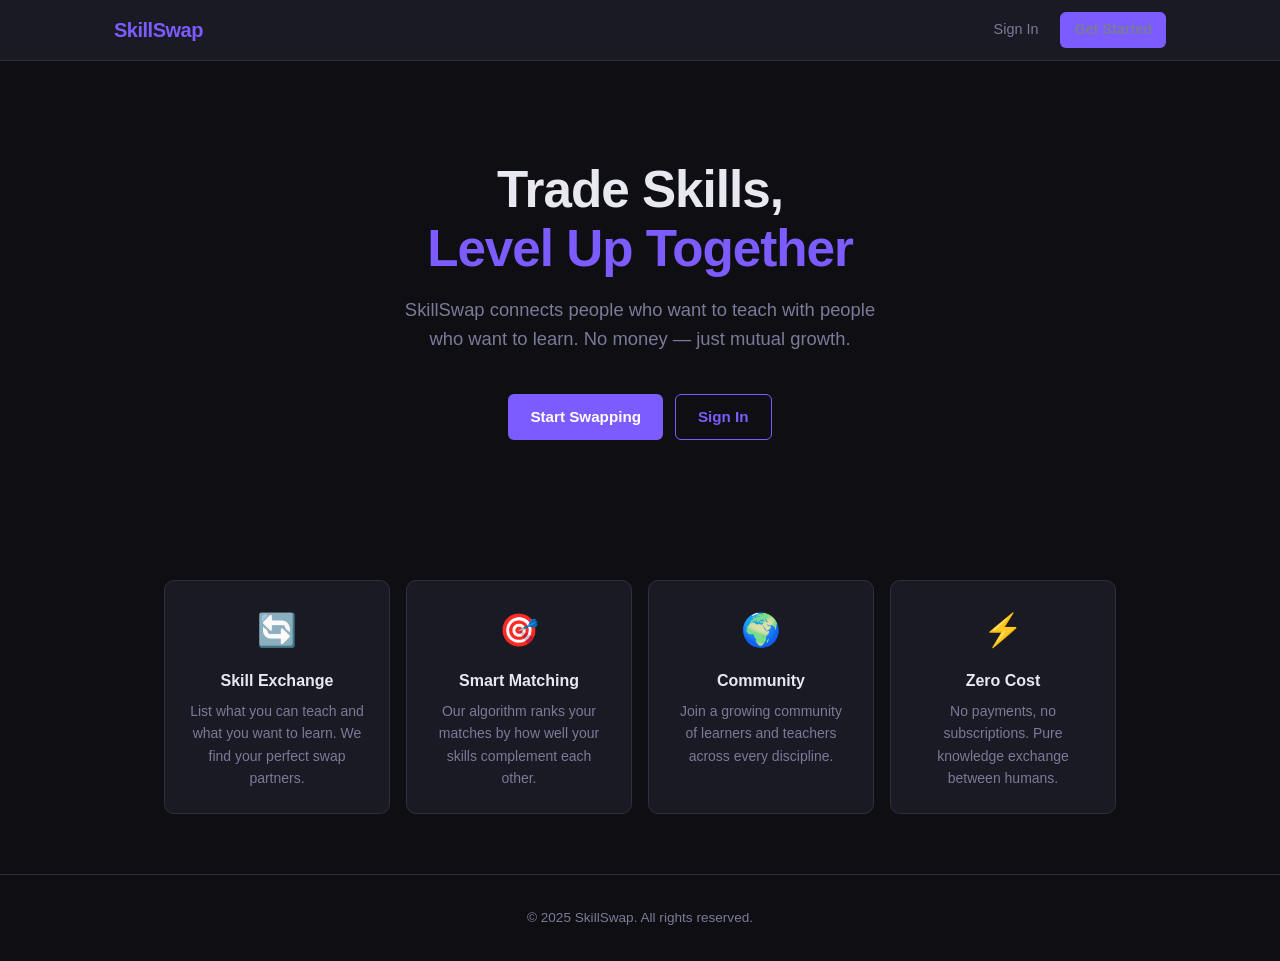
<file: templates/index.html>
<!DOCTYPE html>
<html lang="en">
<head>
  <meta charset="UTF-8" />
  <meta name="viewport" content="width=device-width, initial-scale=1.0" />
  <title>SkillSwap — Exchange Skills, Grow Together</title>
  <link rel="stylesheet" href="/static/css/styles.css" />
</head>
<body>

  <nav>
    <div class="nav-inner">
      <a href="/index.html" class="nav-brand">SkillSwap</a>
      <div class="nav-links">
        <a href="/login.html">Sign In</a>
        <a href="/register.html" class="btn btn-primary btn-sm">Get Started</a>
      </div>
    </div>
  </nav>

  <div class="hero">
    <h1>Trade Skills,<br /><span>Level Up Together</span></h1>
    <p>SkillSwap connects people who want to teach with people who want to learn. No money — just mutual growth.</p>
    <div class="hero-actions">
      <a href="/register.html" class="btn btn-primary">Start Swapping</a>
      <a href="/login.html" class="btn btn-outline">Sign In</a>
    </div>
  </div>

  <div class="features">
    <div class="feature-card">
      <div class="icon">🔄</div>
      <h3>Skill Exchange</h3>
      <p>List what you can teach and what you want to learn. We find your perfect swap partners.</p>
    </div>
    <div class="feature-card">
      <div class="icon">🎯</div>
      <h3>Smart Matching</h3>
      <p>Our algorithm ranks your matches by how well your skills complement each other.</p>
    </div>
    <div class="feature-card">
      <div class="icon">🌍</div>
      <h3>Community</h3>
      <p>Join a growing community of learners and teachers across every discipline.</p>
    </div>
    <div class="feature-card">
      <div class="icon">⚡</div>
      <h3>Zero Cost</h3>
      <p>No payments, no subscriptions. Pure knowledge exchange between humans.</p>
    </div>
  </div>

  <footer>
    &copy; 2025 SkillSwap. All rights reserved.
  </footer>

</body>
</html>
</file>
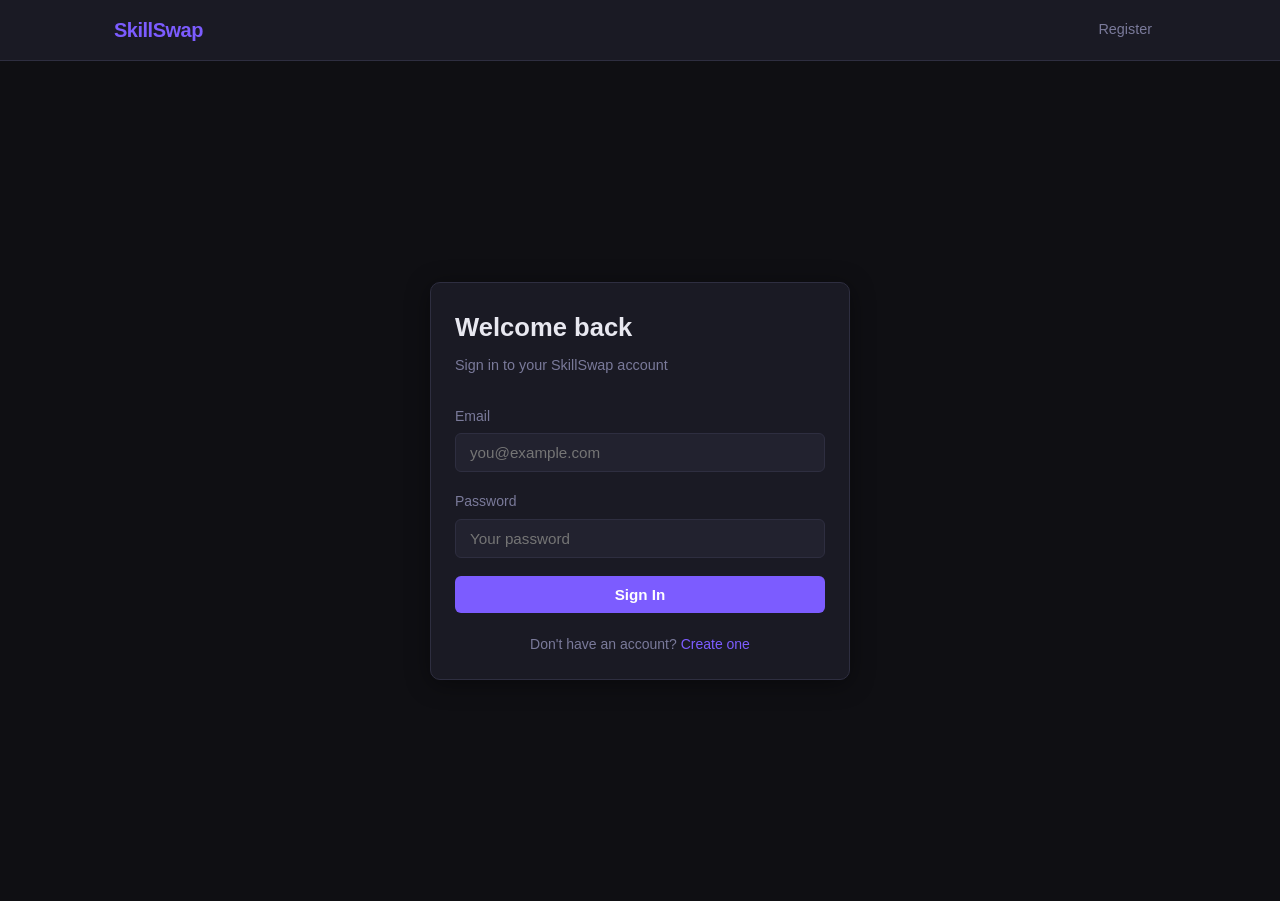
<file: templates/login.html>
<!DOCTYPE html>
<html lang="en">
<head>
  <meta charset="UTF-8" />
  <meta name="viewport" content="width=device-width, initial-scale=1.0" />
  <title>Sign In — SkillSwap</title>
  <link rel="stylesheet" href="/static/css/styles.css" />
</head>
<body>

  <nav>
    <div class="nav-inner">
      <a href="/index.html" class="nav-brand">SkillSwap</a>
      <div class="nav-links">
        <a href="/register.html">Register</a>
      </div>
    </div>
  </nav>

  <div class="auth-wrapper">
    <div class="card auth-card">
      <h2>Welcome back</h2>
      <p class="subtitle">Sign in to your SkillSwap account</p>

      <div id="alert" class="alert"></div>

      <form id="login-form" novalidate>
        <div class="form-group">
          <label for="email">Email</label>
          <input type="email" id="email" placeholder="you@example.com" autocomplete="email" required />
        </div>
        <div class="form-group">
          <label for="password">Password</label>
          <input type="password" id="password" placeholder="Your password" autocomplete="current-password" required />
        </div>
        <button type="submit" class="btn btn-primary btn-full">Sign In</button>
      </form>

      <div class="auth-footer">
        Don't have an account? <a href="/register.html">Create one</a>
      </div>
    </div>
  </div>

  <script src="/static/js/config.js"></script>
  <script src="/static/js/auth.js"></script>
  <script src="/static/js/api.js"></script>
  <script src="/static/js/login.js"></script>
</body>
</html>
</file>
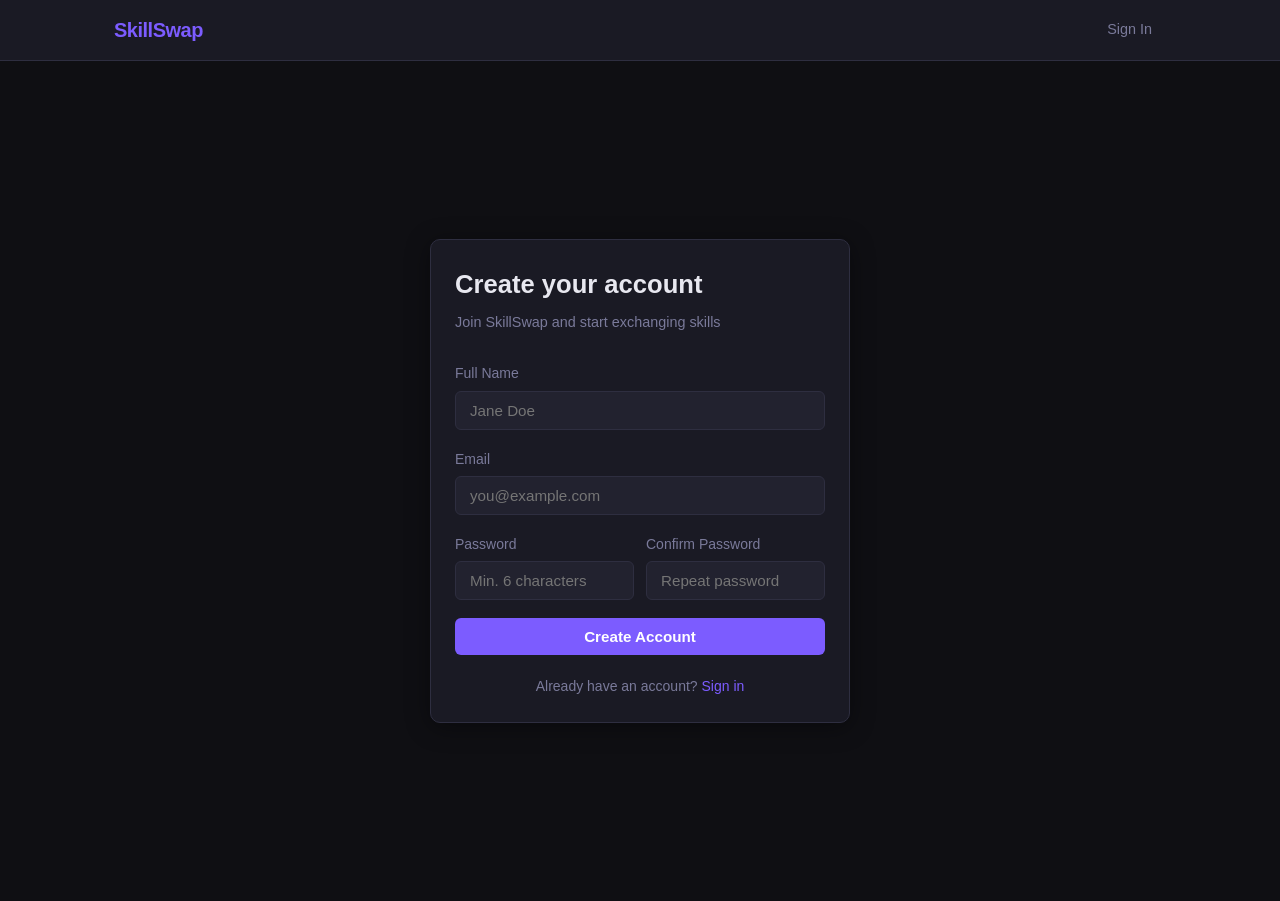
<file: templates/register.html>
<!DOCTYPE html>
<html lang="en">
<head>
  <meta charset="UTF-8" />
  <meta name="viewport" content="width=device-width, initial-scale=1.0" />
  <title>Create Account — SkillSwap</title>
  <link rel="stylesheet" href="/static/css/styles.css" />
</head>
<body>

  <nav>
    <div class="nav-inner">
      <a href="/index.html" class="nav-brand">SkillSwap</a>
      <div class="nav-links">
        <a href="/login.html">Sign In</a>
      </div>
    </div>
  </nav>

  <div class="auth-wrapper">
    <div class="card auth-card">
      <h2>Create your account</h2>
      <p class="subtitle">Join SkillSwap and start exchanging skills</p>

      <div id="alert" class="alert"></div>

      <form id="register-form" novalidate>
        <div class="form-group">
          <label for="name">Full Name</label>
          <input type="text" id="name" placeholder="Jane Doe" autocomplete="name" required />
        </div>
        <div class="form-group">
          <label for="email">Email</label>
          <input type="email" id="email" placeholder="you@example.com" autocomplete="email" required />
        </div>
        <div class="form-row">
          <div class="form-group">
            <label for="password">Password</label>
            <input type="password" id="password" placeholder="Min. 6 characters" autocomplete="new-password" required />
          </div>
          <div class="form-group">
            <label for="confirm">Confirm Password</label>
            <input type="password" id="confirm" placeholder="Repeat password" autocomplete="new-password" required />
          </div>
        </div>
        <button type="submit" class="btn btn-primary btn-full">Create Account</button>
      </form>

      <div class="auth-footer">
        Already have an account? <a href="/login.html">Sign in</a>
      </div>
    </div>
  </div>

  <script src="/static/js/config.js"></script>
  <script src="/static/js/auth.js"></script>
  <script src="/static/js/api.js"></script>
  <script src="/static/js/register.js"></script>
</body>
</html>
</file>
<file: static/css/styles.css>
:root {
  --bg: #0f0f13;
  --surface: #1a1a24;
  --surface-2: #22222f;
  --border: #2e2e40;
  --text: #e8e8f0;
  --muted: #7a7a9a;
  --accent: #7c5cff;
  --accent-hover: #9070ff;
  --accent-dim: #7c5cff22;
  --danger: #ff4f4f;
  --danger-hover: #ff6666;
  --success: #3ecf8e;
  --radius: 10px;
  --radius-sm: 6px;
  --shadow: 0 4px 24px rgba(0, 0, 0, 0.4);
}

*, *::before, *::after {
  box-sizing: border-box;
  margin: 0;
  padding: 0;
}

html {
  font-size: 16px;
  scroll-behavior: smooth;
}

body {
  background: var(--bg);
  color: var(--text);
  font-family: -apple-system, BlinkMacSystemFont, "Segoe UI", Roboto, sans-serif;
  line-height: 1.6;
  min-height: 100vh;
}

/* ── NAV ─────────────────────────────────────────────────── */
nav {
  background: var(--surface);
  border-bottom: 1px solid var(--border);
  position: sticky;
  top: 0;
  z-index: 100;
}

.nav-inner {
  max-width: 1100px;
  margin: 0 auto;
  padding: 0 24px;
  height: 60px;
  display: flex;
  align-items: center;
  justify-content: space-between;
  gap: 16px;
}

.nav-brand {
  font-size: 1.25rem;
  font-weight: 700;
  color: var(--accent);
  text-decoration: none;
  letter-spacing: -0.5px;
}

.nav-links {
  display: flex;
  align-items: center;
  gap: 8px;
}

.nav-links a {
  color: var(--muted);
  text-decoration: none;
  padding: 6px 14px;
  border-radius: var(--radius-sm);
  font-size: 0.9rem;
  transition: color 0.15s, background 0.15s;
}

.nav-links a:hover,
.nav-links a.active {
  color: var(--text);
  background: var(--surface-2);
}

/* ── CONTAINER ───────────────────────────────────────────── */
.container {
  max-width: 900px;
  margin: 0 auto;
  padding: 40px 24px;
}

.container-wide {
  max-width: 1100px;
  margin: 0 auto;
  padding: 40px 24px;
}

/* ── HERO (landing) ──────────────────────────────────────── */
.hero {
  text-align: center;
  padding: 100px 24px 80px;
  max-width: 700px;
  margin: 0 auto;
}

.hero h1 {
  font-size: clamp(2rem, 5vw, 3.2rem);
  font-weight: 800;
  letter-spacing: -1px;
  line-height: 1.15;
  margin-bottom: 16px;
}

.hero h1 span {
  color: var(--accent);
}

.hero p {
  color: var(--muted);
  font-size: 1.15rem;
  margin-bottom: 40px;
  max-width: 500px;
  margin-left: auto;
  margin-right: auto;
}

.hero-actions {
  display: flex;
  gap: 12px;
  justify-content: center;
  flex-wrap: wrap;
}

/* ── BUTTONS ─────────────────────────────────────────────── */
.btn {
  display: inline-flex;
  align-items: center;
  gap: 6px;
  padding: 10px 22px;
  border-radius: var(--radius-sm);
  font-size: 0.95rem;
  font-weight: 600;
  cursor: pointer;
  border: none;
  text-decoration: none;
  transition: background 0.15s, transform 0.1s, opacity 0.15s;
  white-space: nowrap;
}

.btn:active {
  transform: scale(0.97);
}

.btn-primary {
  background: var(--accent);
  color: #fff;
}

.btn-primary:hover {
  background: var(--accent-hover);
}

.btn-outline {
  background: transparent;
  color: var(--accent);
  border: 1.5px solid var(--accent);
}

.btn-outline:hover {
  background: var(--accent-dim);
}

.btn-ghost {
  background: var(--surface-2);
  color: var(--text);
}

.btn-ghost:hover {
  background: var(--border);
}

.btn-danger {
  background: transparent;
  color: var(--danger);
  border: 1.5px solid var(--danger);
  padding: 6px 14px;
  font-size: 0.8rem;
}

.btn-danger:hover {
  background: rgba(255, 79, 79, 0.12);
}

.btn-sm {
  padding: 6px 14px;
  font-size: 0.85rem;
}

.btn-full {
  width: 100%;
  justify-content: center;
}

.btn[disabled] {
  opacity: 0.5;
  cursor: not-allowed;
}

/* ── CARDS ───────────────────────────────────────────────── */
.card {
  background: var(--surface);
  border: 1px solid var(--border);
  border-radius: var(--radius);
  padding: 24px;
  box-shadow: var(--shadow);
}

.card-sm {
  padding: 18px;
}

/* ── FORMS ───────────────────────────────────────────────── */
.form-group {
  margin-bottom: 18px;
}

label {
  display: block;
  font-size: 0.875rem;
  color: var(--muted);
  margin-bottom: 6px;
  font-weight: 500;
}

input[type="text"],
input[type="email"],
input[type="password"],
input[type="number"],
select,
textarea {
  width: 100%;
  background: var(--surface-2);
  border: 1.5px solid var(--border);
  border-radius: var(--radius-sm);
  color: var(--text);
  padding: 10px 14px;
  font-size: 0.95rem;
  outline: none;
  transition: border-color 0.15s;
  font-family: inherit;
}

input[type="text"]:focus,
input[type="email"]:focus,
input[type="password"]:focus,
input[type="number"]:focus,
select:focus,
textarea:focus {
  border-color: var(--accent);
}

select {
  cursor: pointer;
}

textarea {
  resize: vertical;
  min-height: 80px;
}

.form-row {
  display: grid;
  grid-template-columns: 1fr 1fr;
  gap: 12px;
}

@media (max-width: 480px) {
  .form-row {
    grid-template-columns: 1fr;
  }
}

/* ── AUTH PAGES ──────────────────────────────────────────── */
.auth-wrapper {
  display: flex;
  align-items: center;
  justify-content: center;
  min-height: calc(100vh - 60px);
  padding: 40px 24px;
}

.auth-card {
  width: 100%;
  max-width: 420px;
}

.auth-card h2 {
  font-size: 1.6rem;
  font-weight: 700;
  margin-bottom: 6px;
}

.auth-card p.subtitle {
  color: var(--muted);
  font-size: 0.9rem;
  margin-bottom: 28px;
}

.auth-footer {
  text-align: center;
  margin-top: 20px;
  font-size: 0.875rem;
  color: var(--muted);
}

.auth-footer a {
  color: var(--accent);
  text-decoration: none;
}

.auth-footer a:hover {
  text-decoration: underline;
}

/* ── ALERTS ──────────────────────────────────────────────── */
.alert {
  padding: 12px 16px;
  border-radius: var(--radius-sm);
  font-size: 0.9rem;
  margin-bottom: 16px;
  display: none;
}

.alert.show {
  display: block;
}

.alert-error {
  background: rgba(255, 79, 79, 0.12);
  border: 1px solid rgba(255, 79, 79, 0.35);
  color: #ff8a8a;
}

.alert-success {
  background: rgba(62, 207, 142, 0.12);
  border: 1px solid rgba(62, 207, 142, 0.35);
  color: var(--success);
}

/* ── SECTION TITLES ──────────────────────────────────────── */
h2.section-title {
  font-size: 1.4rem;
  font-weight: 700;
  margin-bottom: 20px;
}

h3.section-title {
  font-size: 1.1rem;
  font-weight: 600;
  margin-bottom: 12px;
  color: var(--muted);
  text-transform: uppercase;
  letter-spacing: 0.06em;
  font-size: 0.8rem;
}

/* ── PROFILE HEADER ──────────────────────────────────────── */
.profile-header {
  display: flex;
  align-items: center;
  gap: 20px;
  margin-bottom: 32px;
}

.avatar {
  width: 72px;
  height: 72px;
  border-radius: 50%;
  background: var(--accent);
  display: flex;
  align-items: center;
  justify-content: center;
  font-size: 1.8rem;
  font-weight: 700;
  color: #fff;
  flex-shrink: 0;
}

.avatar-sm {
  width: 44px;
  height: 44px;
  font-size: 1.1rem;
}

.profile-info h2 {
  font-size: 1.4rem;
  font-weight: 700;
}

.profile-info p {
  color: var(--muted);
  font-size: 0.9rem;
  margin-top: 2px;
}

/* ── SKILL CHIPS ─────────────────────────────────────────── */
.chip-list {
  display: flex;
  flex-wrap: wrap;
  gap: 8px;
  min-height: 36px;
}

.chip {
  display: inline-flex;
  align-items: center;
  gap: 6px;
  background: var(--accent-dim);
  border: 1px solid rgba(124, 92, 255, 0.3);
  color: var(--accent);
  padding: 4px 12px;
  border-radius: 999px;
  font-size: 0.82rem;
  font-weight: 500;
  white-space: nowrap;
}

.chip.chip-want {
  background: rgba(62, 207, 142, 0.1);
  border-color: rgba(62, 207, 142, 0.3);
  color: var(--success);
}

.chip-remove {
  background: none;
  border: none;
  cursor: pointer;
  color: inherit;
  opacity: 0.6;
  font-size: 1rem;
  line-height: 1;
  padding: 0;
  display: flex;
  align-items: center;
  transition: opacity 0.1s;
}

.chip-remove:hover {
  opacity: 1;
}

.chip-level {
  font-size: 0.7rem;
  opacity: 0.7;
  background: rgba(255, 255, 255, 0.08);
  border-radius: 4px;
  padding: 1px 5px;
}

/* ── DASHBOARD SECTIONS ──────────────────────────────────── */
.dashboard-grid {
  display: grid;
  grid-template-columns: 1fr 1fr;
  gap: 20px;
  margin-top: 24px;
}

@media (max-width: 640px) {
  .dashboard-grid {
    grid-template-columns: 1fr;
  }
}

.skills-section {
  margin-bottom: 10px;
}

.skills-section-header {
  display: flex;
  align-items: center;
  gap: 8px;
  margin-bottom: 12px;
}

.skills-label {
  font-size: 0.78rem;
  font-weight: 600;
  text-transform: uppercase;
  letter-spacing: 0.08em;
  color: var(--muted);
}

.badge {
  background: var(--surface-2);
  color: var(--muted);
  font-size: 0.72rem;
  font-weight: 600;
  padding: 2px 8px;
  border-radius: 999px;
  border: 1px solid var(--border);
}

/* ── ADD SKILL FORM ──────────────────────────────────────── */
.add-skill-form {
  display: flex;
  gap: 10px;
  flex-wrap: wrap;
  align-items: flex-end;
}

.add-skill-form .form-group {
  margin-bottom: 0;
  flex: 1;
  min-width: 140px;
}

.add-skill-form input,
.add-skill-form select {
  padding: 8px 12px;
}

/* ── COMMUNITY / MATCH CARDS ─────────────────────────────── */
.matches-grid {
  display: grid;
  grid-template-columns: repeat(auto-fill, minmax(300px, 1fr));
  gap: 16px;
  margin-top: 24px;
}

.match-card {
  background: var(--surface);
  border: 1px solid var(--border);
  border-radius: var(--radius);
  padding: 20px;
  transition: border-color 0.2s, transform 0.15s;
}

.match-card:hover {
  border-color: var(--accent);
  transform: translateY(-2px);
}

.match-card-header {
  display: flex;
  align-items: center;
  gap: 12px;
  margin-bottom: 16px;
}

.match-meta {
  flex: 1;
}

.match-meta h3 {
  font-size: 1rem;
  font-weight: 600;
}

.match-meta p {
  color: var(--muted);
  font-size: 0.82rem;
  margin-top: 2px;
}

.match-percent {
  font-size: 1.4rem;
  font-weight: 800;
  color: var(--accent);
  white-space: nowrap;
}

.match-percent span {
  font-size: 0.8rem;
  font-weight: 500;
  color: var(--muted);
}

.match-section {
  margin-bottom: 12px;
}

.match-section h4 {
  font-size: 0.72rem;
  text-transform: uppercase;
  letter-spacing: 0.07em;
  color: var(--muted);
  margin-bottom: 6px;
  font-weight: 600;
}

.match-card-footer {
  margin-top: 16px;
  text-align: right;
}

/* ── SORT / FILTER BAR ───────────────────────────────────── */
.page-header {
  display: flex;
  align-items: center;
  justify-content: space-between;
  gap: 16px;
  flex-wrap: wrap;
  margin-bottom: 8px;
}

.page-header h1 {
  font-size: 1.6rem;
  font-weight: 700;
}

/* ── LOADING ─────────────────────────────────────────────── */
.loading {
  text-align: center;
  padding: 60px 24px;
  color: var(--muted);
}

.spinner {
  width: 36px;
  height: 36px;
  border: 3px solid var(--border);
  border-top-color: var(--accent);
  border-radius: 50%;
  animation: spin 0.7s linear infinite;
  margin: 0 auto 12px;
}

@keyframes spin {
  to { transform: rotate(360deg); }
}

/* ── EMPTY STATE ─────────────────────────────────────────── */
.empty {
  text-align: center;
  padding: 40px 24px;
  color: var(--muted);
  font-size: 0.9rem;
}

/* ── FEATURES SECTION (landing) ──────────────────────────── */
.features {
  display: grid;
  grid-template-columns: repeat(auto-fit, minmax(220px, 1fr));
  gap: 16px;
  margin: 60px auto;
  max-width: 1000px;
  padding: 0 24px;
}

.feature-card {
  background: var(--surface);
  border: 1px solid var(--border);
  border-radius: var(--radius);
  padding: 24px;
  text-align: center;
}

.feature-card .icon {
  font-size: 2rem;
  margin-bottom: 12px;
}

.feature-card h3 {
  font-size: 1rem;
  font-weight: 600;
  margin-bottom: 6px;
}

.feature-card p {
  color: var(--muted);
  font-size: 0.875rem;
}

/* ── FOOTER ──────────────────────────────────────────────── */
footer {
  border-top: 1px solid var(--border);
  text-align: center;
  padding: 32px 24px;
  color: var(--muted);
  font-size: 0.85rem;
  margin-top: 40px;
}

/* ── DIVIDER ─────────────────────────────────────────────── */
.divider {
  height: 1px;
  background: var(--border);
  margin: 24px 0;
}

/* ── MISC ────────────────────────────────────────────────── */
.text-muted { color: var(--muted); }
.text-accent { color: var(--accent); }
.text-sm { font-size: 0.875rem; }
.mt-12 { margin-top: 12px; }
.mt-16 { margin-top: 16px; }
.mt-24 { margin-top: 24px; }
.mb-12 { margin-bottom: 12px; }
.mb-16 { margin-bottom: 16px; }
.flex { display: flex; }
.flex-between { display: flex; align-items: center; justify-content: space-between; }
.gap-8 { gap: 8px; }
.gap-12 { gap: 12px; }
</file>
